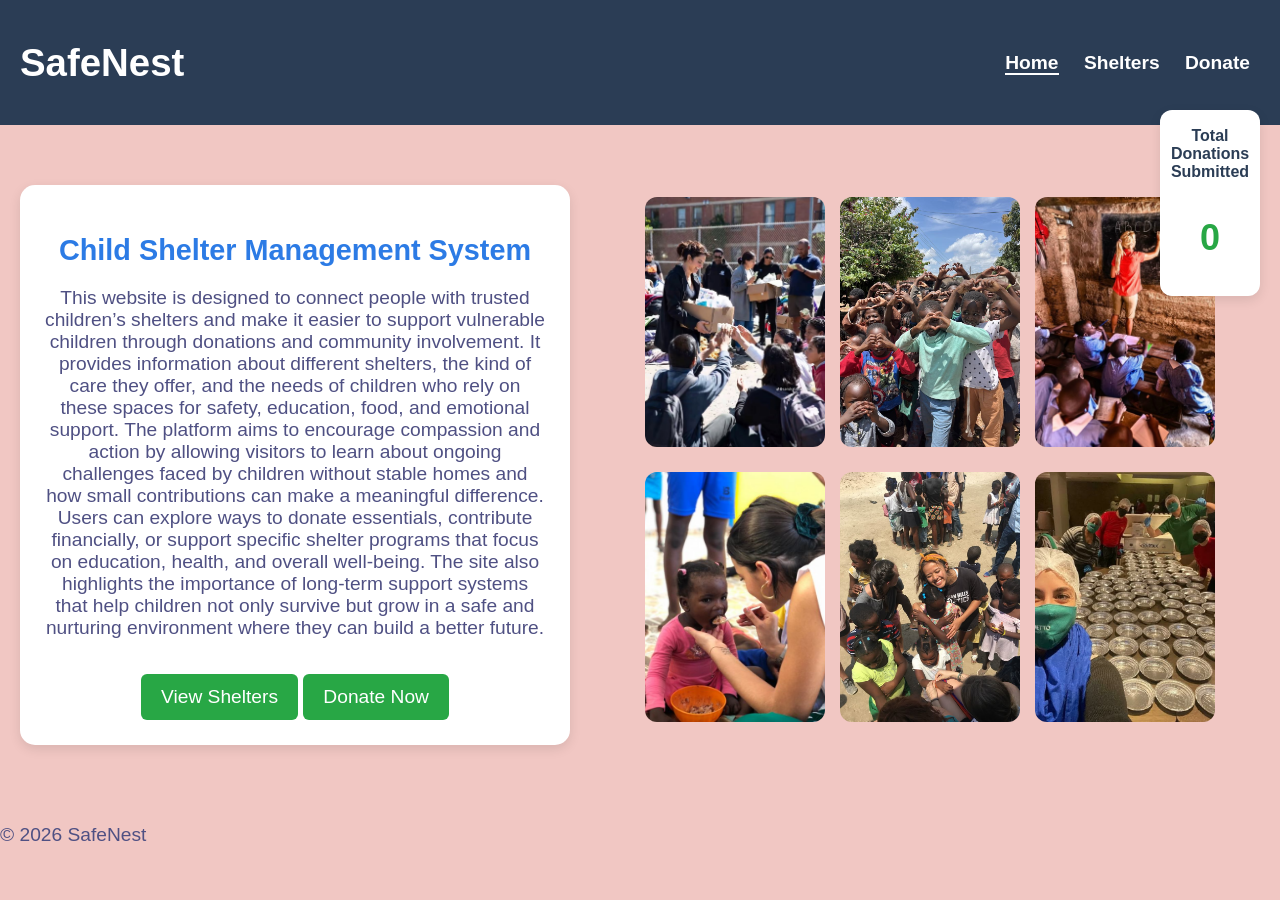
<file: index.html>
<!DOCTYPE html>
<html lang="en">
<head>
    <meta charset="UTF-8">
    <meta name="viewport" content="width=device-width, initial-scale=1.0">
    <title>SafeNest</title>
    <link rel="stylesheet" href="styles.css">
</head>

<body>

<header>
    <h1>SafeNest</h1>
    <nav>
        <a href="index.html" class="active" >Home</a>
        <a href="shelters.html">Shelters</a>
        <a href="donations.html">Donate</a>
    </nav>
</header>
 

<main>
    <section class="hero">

<div class="hero-text hero-card">
            <h2>Child Shelter Management System</h2>
        <p>
This website is designed to connect people with trusted children’s shelters and make it easier to support vulnerable children through donations and community involvement. It provides information about different shelters, the kind of care they offer, and the needs of children who rely on these spaces for safety, education, food, and emotional support. The platform aims to encourage compassion and action by allowing visitors to learn about ongoing challenges faced by children without stable homes and how small contributions can make a meaningful difference. Users can explore ways to donate essentials, contribute financially, or support specific shelter programs that focus on education, health, and overall well-being. The site also highlights the importance of long-term support systems that help children not only survive but grow in a safe and nurturing environment where they can build a better future.        </p>

        <a href="shelters.html" class="btn">View Shelters</a>
        <a href="donations.html" class="btn">Donate Now</a>
</div>
   

<div class="hero-image-group">     
       <img src="bckg.jpg" alt="Children receiving support">
    <img src="vol1.jpg" alt="volunteer">
    <img src="vol3.jpg" alt="volunteer">
    <img src="vol2.jpg" alt="vol">
    <img src="volll.jpg" alt="volll">
    <img src="voll.jpg" alt="voll">
    </div>    


</section>
<div class="counter-wrapper">
    <div class="donation-counter">
        <h3>Total Donations Submitted</h3>
        <p id="donation-count">0</p>
    </div>
</div>

</main>

<footer>
    <p>© 2026 SafeNest</p>
</footer>

</body>
</html>
</file>
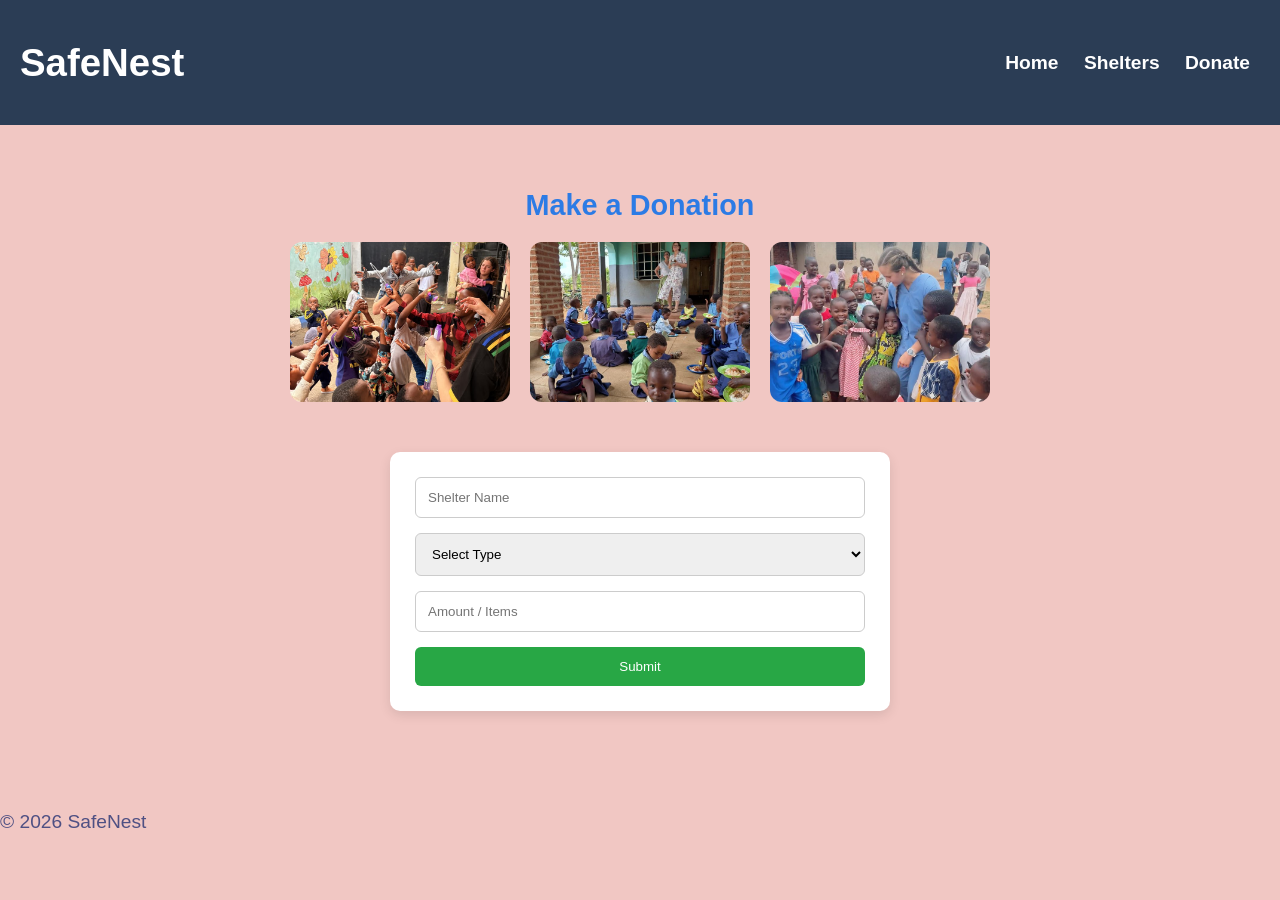
<file: donations.html>
<!DOCTYPE html>
<html lang="en">
<head>
    <meta charset="UTF-8">
    <meta name="viewport" content="width=device-width, initial-scale=1.0">
    <title>Donate</title>
    <link rel="stylesheet" href="styles.css">
</head>

<body>

<header>
    <h1>SafeNest</h1>
    <nav>
        <a href="index.html">Home</a>
        <a href="shelters.html">Shelters</a>
        <a href="donations.html">Donate</a>
    </nav>
</header>

<main>
    <section>
        <h2>Make a Donation</h2>
        <div class="donation-gallery">

    <img src="don.jpg" alt="Helping children">

    <img src="dona.jpg" alt="Food donations">

    <img src="donate.jpg" alt="Community support">

</div>

        <form id="donation-form" class="donation-form">

    <input type="text" id="shelter" placeholder="Shelter Name" required>

    <select id="type" required>
        <option value="">Select Type</option>
        <option value="Money">Money</option>
        <option value="Food">Food</option>
        <option value="Clothes">Clothes</option>
    </select>

    <input type="text" id="amount" placeholder="Amount / Items" required>

    <button type="submit">Submit</button>

</form>
        <p id="message"></p>

    </section>
</main>

<footer>
    <p>© 2026 SafeNest</p>
</footer>

<script src="script.js"></script>
</body>
</html>
</file>
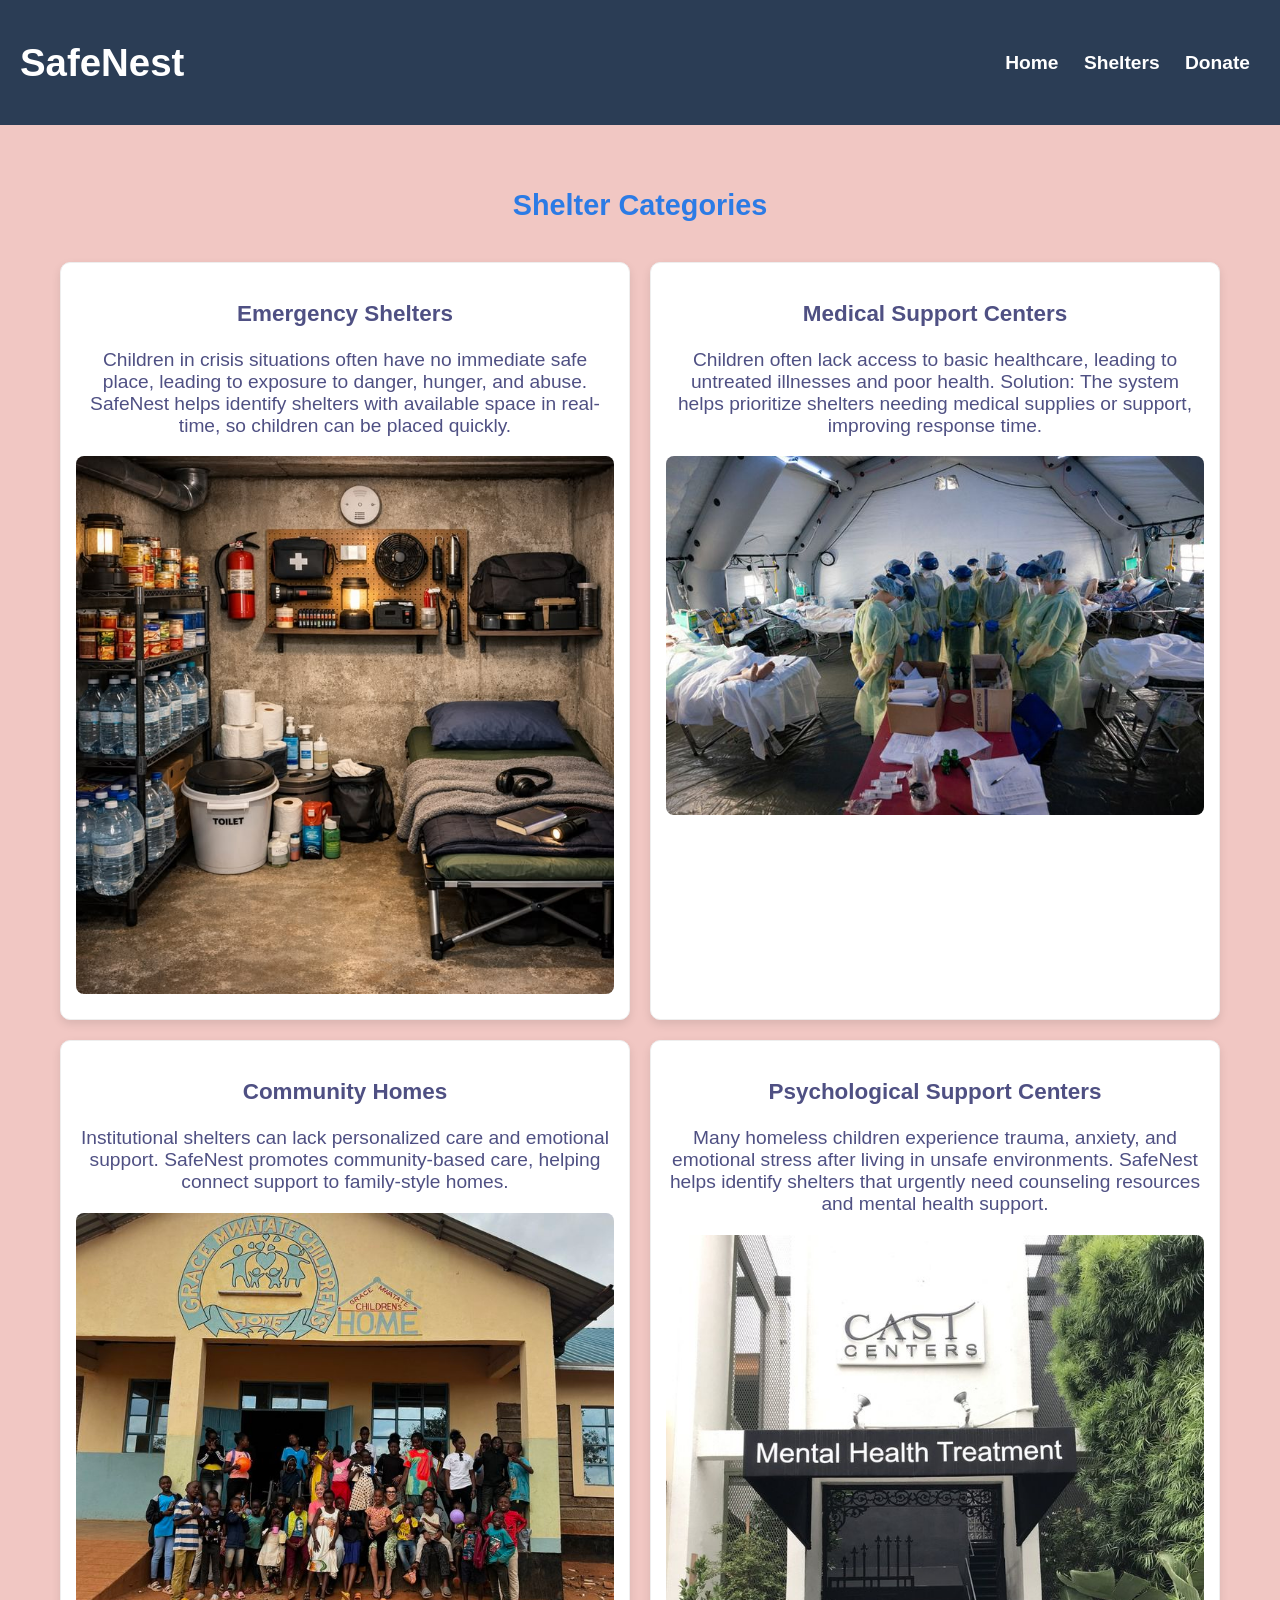
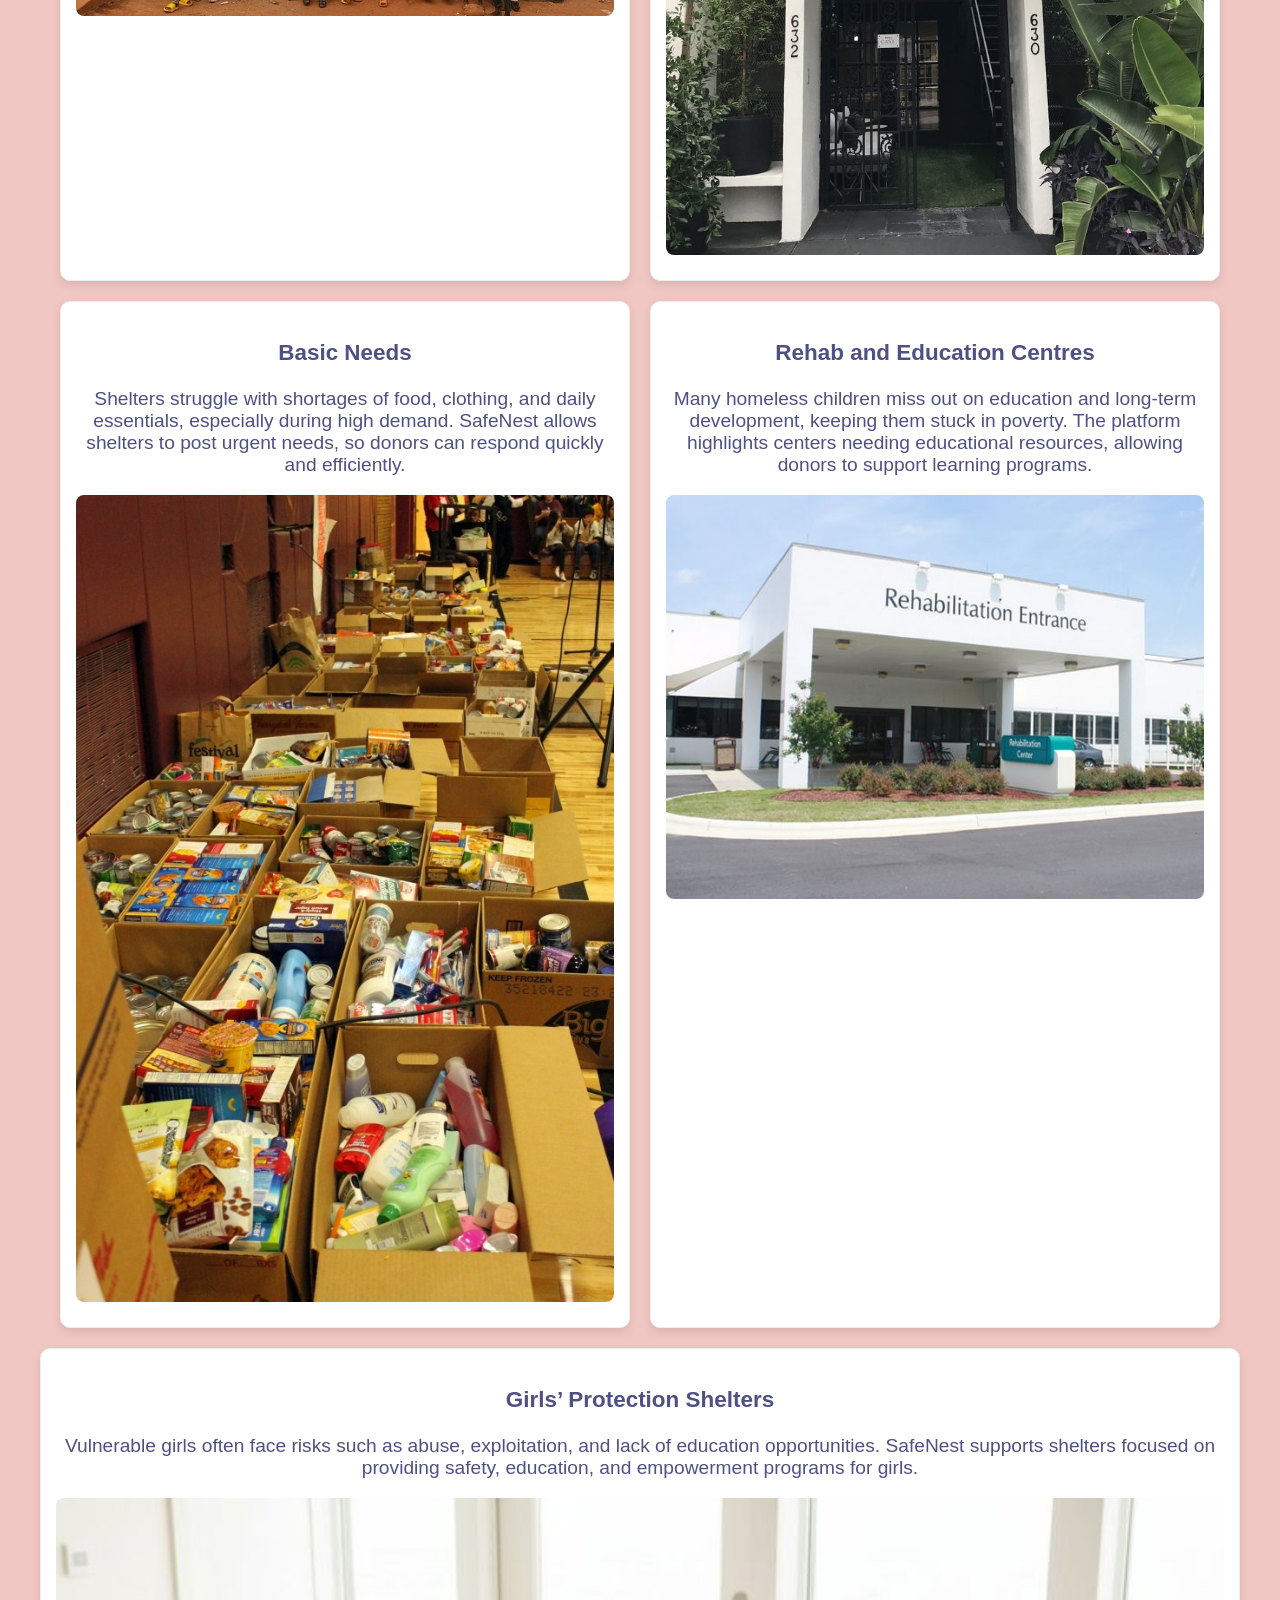
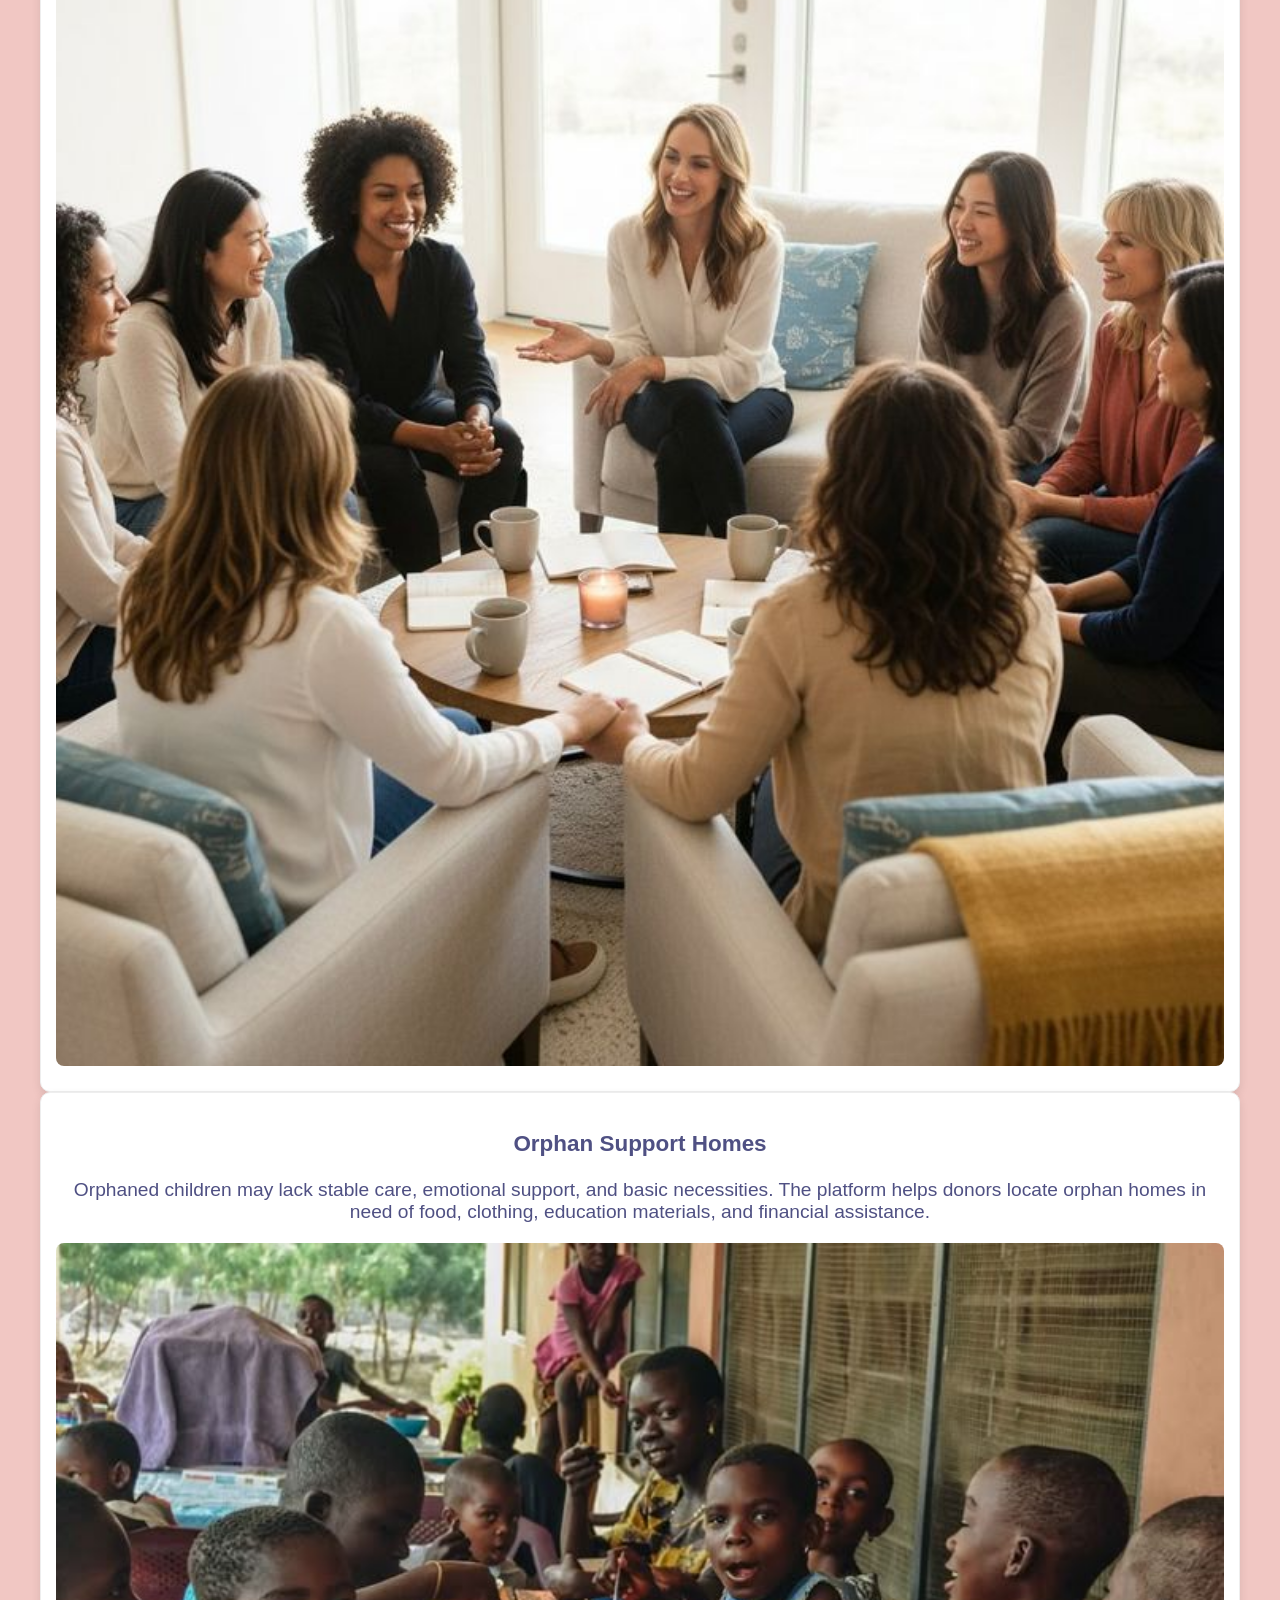
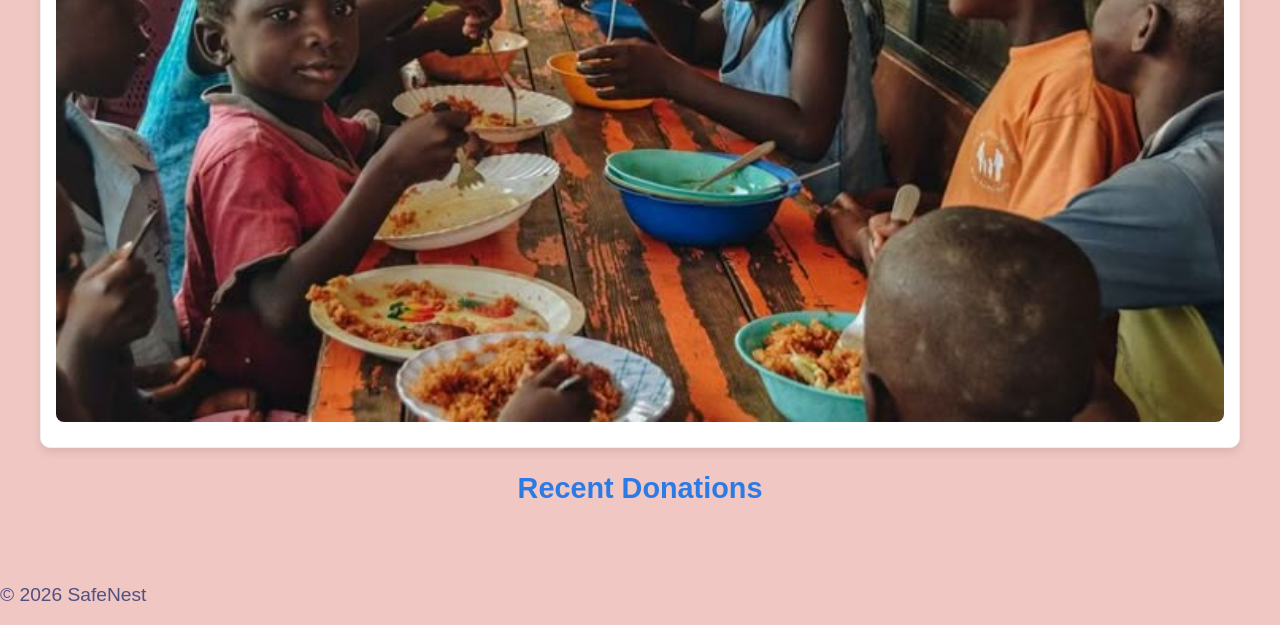
<file: shelters.html>
<!doctype html>
<html lang="en">
  <head>
    <meta charset="UTF-8" />
    <meta name="viewport" content="width=device-width, initial-scale=1.0" />
    <title>Shelters</title>
    <link rel="stylesheet" href="styles.css" />
  </head>

  <body>
    <header>
      <h1>SafeNest</h1>
      <nav>
        <a href="index.html">Home</a>
        <a href="shelters.html">Shelters</a>
        <a href="donations.html">Donate</a>
      </nav>
    </header>

    <main>
      <section>
        <h2>Shelter Categories</h2>

        <div class="card-container">
          <div class="card">
            <h3>Emergency Shelters</h3>
            <p>
              Children in crisis situations often have no immediate safe place,
              leading to exposure to danger, hunger, and abuse. SafeNest helps
              identify shelters with available space in real-time, so children
              can be placed quickly.
            </p>
            <img src="emergency.jpg" alt="" />
          </div>

          <div class="card">
            <h3>Medical Support Centers</h3>
            <p>
              Children often lack access to basic healthcare, leading to
              untreated illnesses and poor health. Solution: The system helps
              prioritize shelters needing medical supplies or support, improving
              response time.
            </p>
            <img src="medicalsupport.jpg" alt="" />
          </div>

          <div class="card">
            <h3>Community Homes</h3>
            <p>
              Institutional shelters can lack personalized care and emotional
              support. SafeNest promotes community-based care, helping connect
              support to family-style homes.
            </p>
            <img src="homes.jpg" alt="" />
          </div>

          <div class="card">
            <h3>Psychological Support Centers</h3>

            <p>
              Many homeless children experience trauma, anxiety, and emotional
              stress after living in unsafe environments. SafeNest helps
              identify shelters that urgently need counseling resources and
              mental health support.
            </p>

            <img src="centre.jpg" alt="Psychological support center" />
          </div>

          <div class="card">
            <h3>Basic Needs</h3>
            <p>
              Shelters struggle with shortages of food, clothing, and daily
              essentials, especially during high demand. SafeNest allows
              shelters to post urgent needs, so donors can respond quickly and
              efficiently.
            </p>
            <img src="foodbasic.jpg" alt="food" />
          </div>
          <div class="card">
            <h3>Rehab and Education Centres</h3>
            <p>
              Many homeless children miss out on education and long-term
              development, keeping them stuck in poverty. The platform
              highlights centers needing educational resources, allowing donors
              to support learning programs.
            </p>
            <img src="rehab.jpg" alt="edu" />
          </div>
        </div>

        <div class="card">
          <h3>Girls’ Protection Shelters</h3>

          <p>
            Vulnerable girls often face risks such as abuse, exploitation, and
            lack of education opportunities. SafeNest supports shelters focused
            on providing safety, education, and empowerment programs for girls.
          </p>

          <img src="girls.jpg" alt="Girls protection shelter" />
        </div>


        <div class="card">
    <h3>Orphan Support Homes</h3>

    <p>
        Orphaned children may lack stable care, emotional support, and basic
        necessities. The platform helps donors locate orphan homes in need of
        food, clothing, education materials, and financial assistance.
    </p>

    <img src="opharnage.jpg" alt="Orphan support home">
</div>
        <h2>Recent Donations</h2>
        <div id="shelter-list"></div>
      </section>
    </main>

    <footer>
      <p>© 2026 SafeNest</p>
    </footer>

    <script src="script.js"></script>
  </body>
</html>
</file>
<file: styles.css>
body {
    margin: 0;
    font-family: 'Franklin Gothic Medium', 'Arial Narrow', Arial, sans-serif;
    background-color: #f1c7c3;
    color: #4f5083;
    background-size: cover;
    background-position: center;
    background-repeat: no-repeat;
    font-size: larger;
    font-display: block;
}
header {
    background-color: #2b3d55;
    color: white;
    padding: 15px 20px;
    display: flex;
    justify-content: space-between;
    align-items: center;
}
.hero {
    display: flex;
    align-items: center;
    justify-content: center;
    gap: 30px;
    flex-wrap: wrap;
    padding: 60px 20px;

}
.hero-card {
    background: white;
    padding: 25px;
    border-radius: 15px;
    box-shadow: 0 4px 12px rgba(0,0,0,0.1);
    transition: transform 0.3s ease, box-shadow 0.3s ease;
}

.hero-card:hover {
    transform: translateY(-8px);
    box-shadow: 0 10px 25px rgba(0,0,0,0.2);
}

.hero-text {
    flex: 1;
    max-width: 550px;
}

.hero-image {
    flex: 1;
    display: flex;
    justify-content: center;
    align-items: center;

}



.hero-image img {
    width: 100%;
    max-width: 400px;
    border-radius: 10px;
    flex: 1;
    display: flex;
    justify-content: center;
    
    
}
.card-container {
    display: grid;
    gap: 20px;
    flex-wrap: wrap;
    grid-template-columns: repeat(2, minmax(0, 1fr));
    padding: 20px;
    
}

.card img {
    width: 100%;
    border-radius: 8px;
}

.card {
    background: white;
    padding: 15px;
    border-radius: 10px;
    transition: 0.3s;
    box-shadow: 0 4px 10px rgba(0,0,0,0.1);
    width: 100%;
    border: 1px solid #eee;
}
@media (max-width: 768px) {
    .card-container {
        grid-template-columns: 1fr;
    }
}

.card:hover {
    transform: scale(1.05);
}


nav a {
    color: white;
    margin: 0 10px;
    text-decoration: none;
    font-weight: bold;
}

nav a:hover {
    text-decoration: underline;
}
.btn {
    display: inline-block;
    background-color: #28a745;
    color: white;
    padding: 12px 20px;
    margin-top: 15px;
    text-decoration: none;
    border-radius: 6px;
    transition: 0.3s;
}
.btn:hover {
    background-color: #218838;
}
section {
    padding: 40px;
    text-align: center;
}

section h2 {
    color: #2c7be5;
    margin-bottom: 15px;
}
section#about-me{
    background-color: rgb(124,38,38);
    color: white;
    padding: 20px;
    text-align: center;
    box-shadow: 0 4px 6px rgb(0,0,0,0.1);
}
img{
    width: 300px;
    height: auto;
    display: block;
    margin-bottom: 10px;
    max-width: 100%;
    overflow-clip-margin: content-box;
    overflow: clip;
}
*{
    box-sizing:border-box;
}

#message {
    text-align: center;
    margin-top: 10px;
    font-weight: bold;
}
section h2 {
    text-align: center;
    color: #2c7be5;
    margin-bottom: 20px;
}

.donation-form {
    max-width: 500px;
    margin: 40px auto;
    background: white;
    padding: 25px;
    border-radius: 10px;
    box-shadow: 0 4px 12px rgba(0,0,0,0.1);
}

.donation-form label {
    display: block;
    margin-bottom: 5px;
    font-weight: bold;
    color: #2b3d55;
}

.donation-form input,
.donation-form select {
    width: 100%;
    padding: 12px;
    margin-bottom: 15px;
    border-radius: 6px;
    border: 1px solid #ccc;
}

.donation-form button {
    width: 100%;
    padding: 12px;
    background-color: #28a745;
    color: white;
    border: none;
    border-radius: 6px;
    cursor: pointer;
}

.donation-form button:hover {
    background-color: #218838;
}

#message {
    text-align: center;
    margin-top: 10px;
    font-weight: bold;
}
.counter-wrapper {
    position: absolute;
    top: 110px;
    right: 20px;
    z-index: 10;
}

.donation-counter {
    background: white;
    width: 100px;
    padding: 1px;
    border-radius: 12px;
    text-align: center;
    box-shadow: 0 4px 12px rgba(0,0,0,0.1);
}

.donation-counter h3 {
    color: #2b3d55;
    margin-bottom: 10px;
    font-size: 16px;
}

#donation-count {
    font-size: 36px;
    font-weight: bold;
    color: #28a745;
}

@media (max-width: 768px) {
    .counter-wrapper {
        position: static;
        display: flex;
        justify-content: center;
        margin-top: 20px;
    }
}
.hero-image img {
    transition: transform 0.3s ease, box-shadow 0.3s ease;
}

.hero-image img:hover {
    transform: translateY(-8px);
    box-shadow: 0 10px 25px rgba(0,0,0,0.2);
}
.hero-image-group {
    display: flex;
    gap: 15px;
    flex-wrap: wrap;
    justify-content: center;
    flex: 1;
}

.hero-image-group img {
    width: 180px;
    height: 250px;
    object-fit: cover;
    border-radius: 12px;
    transition: transform 0.3s ease, box-shadow 0.3s ease;
}

.hero-image-group img:hover {
    transform: translateY(-8px);
    box-shadow: 0 10px 25px rgba(0,0,0,0.2);
}
html {
    scroll-behavior: smooth;
}
nav a.active {
    border-bottom: 2px solid white;
}
.btn:hover {
    background-color: #218838;
    transform: scale(1.05);
}
.hero-image-column img {
    border: 3px solid white;
}
.donation-gallery {
    display: flex;
    justify-content: center;
    gap: 20px;
    flex-wrap: wrap;
    margin-bottom: 30px;
}

.donation-gallery img {
    width: 220px;
    height: 160px;
    object-fit: cover;
    border-radius: 12px;
    transition: transform 0.3s ease, box-shadow 0.3s ease;
}

.donation-gallery img:hover {
    transform: translateY(-8px);
    box-shadow: 0 10px 25px rgba(0,0,0,0.2);
}
</file>
